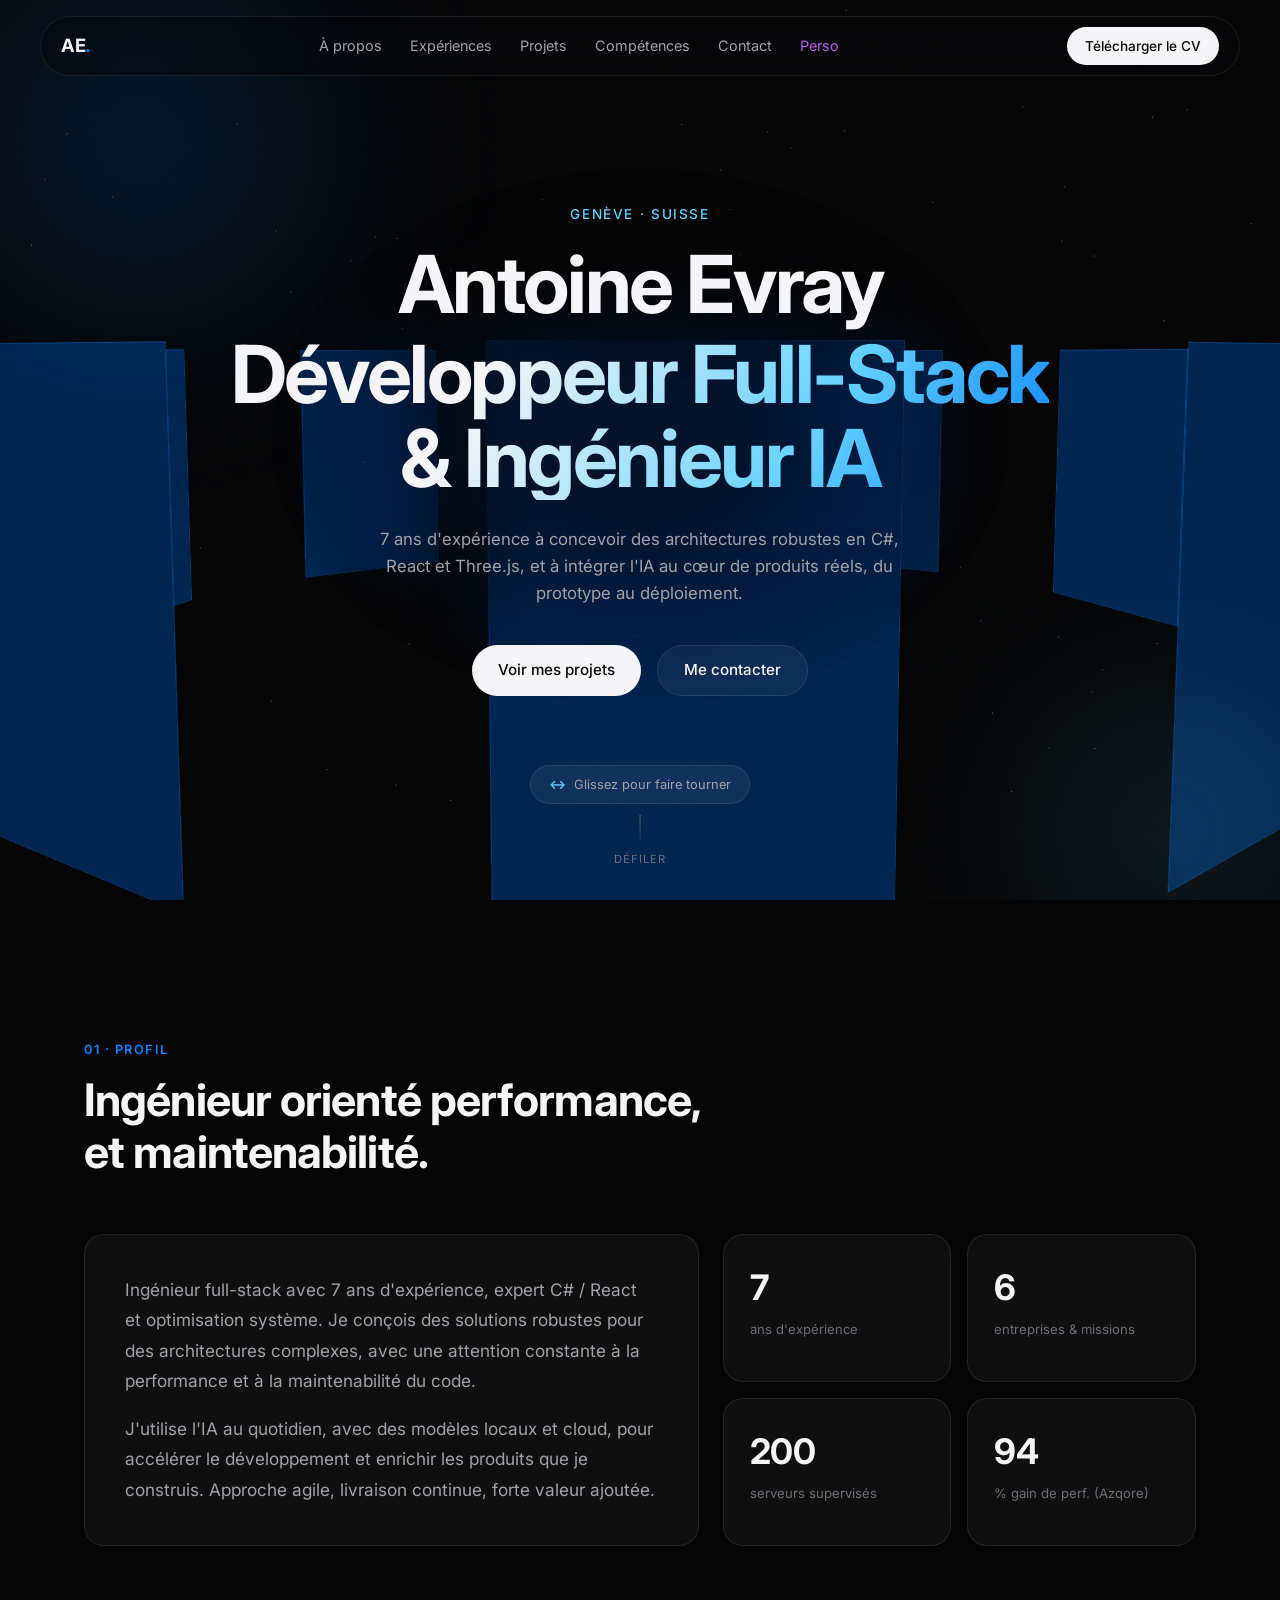
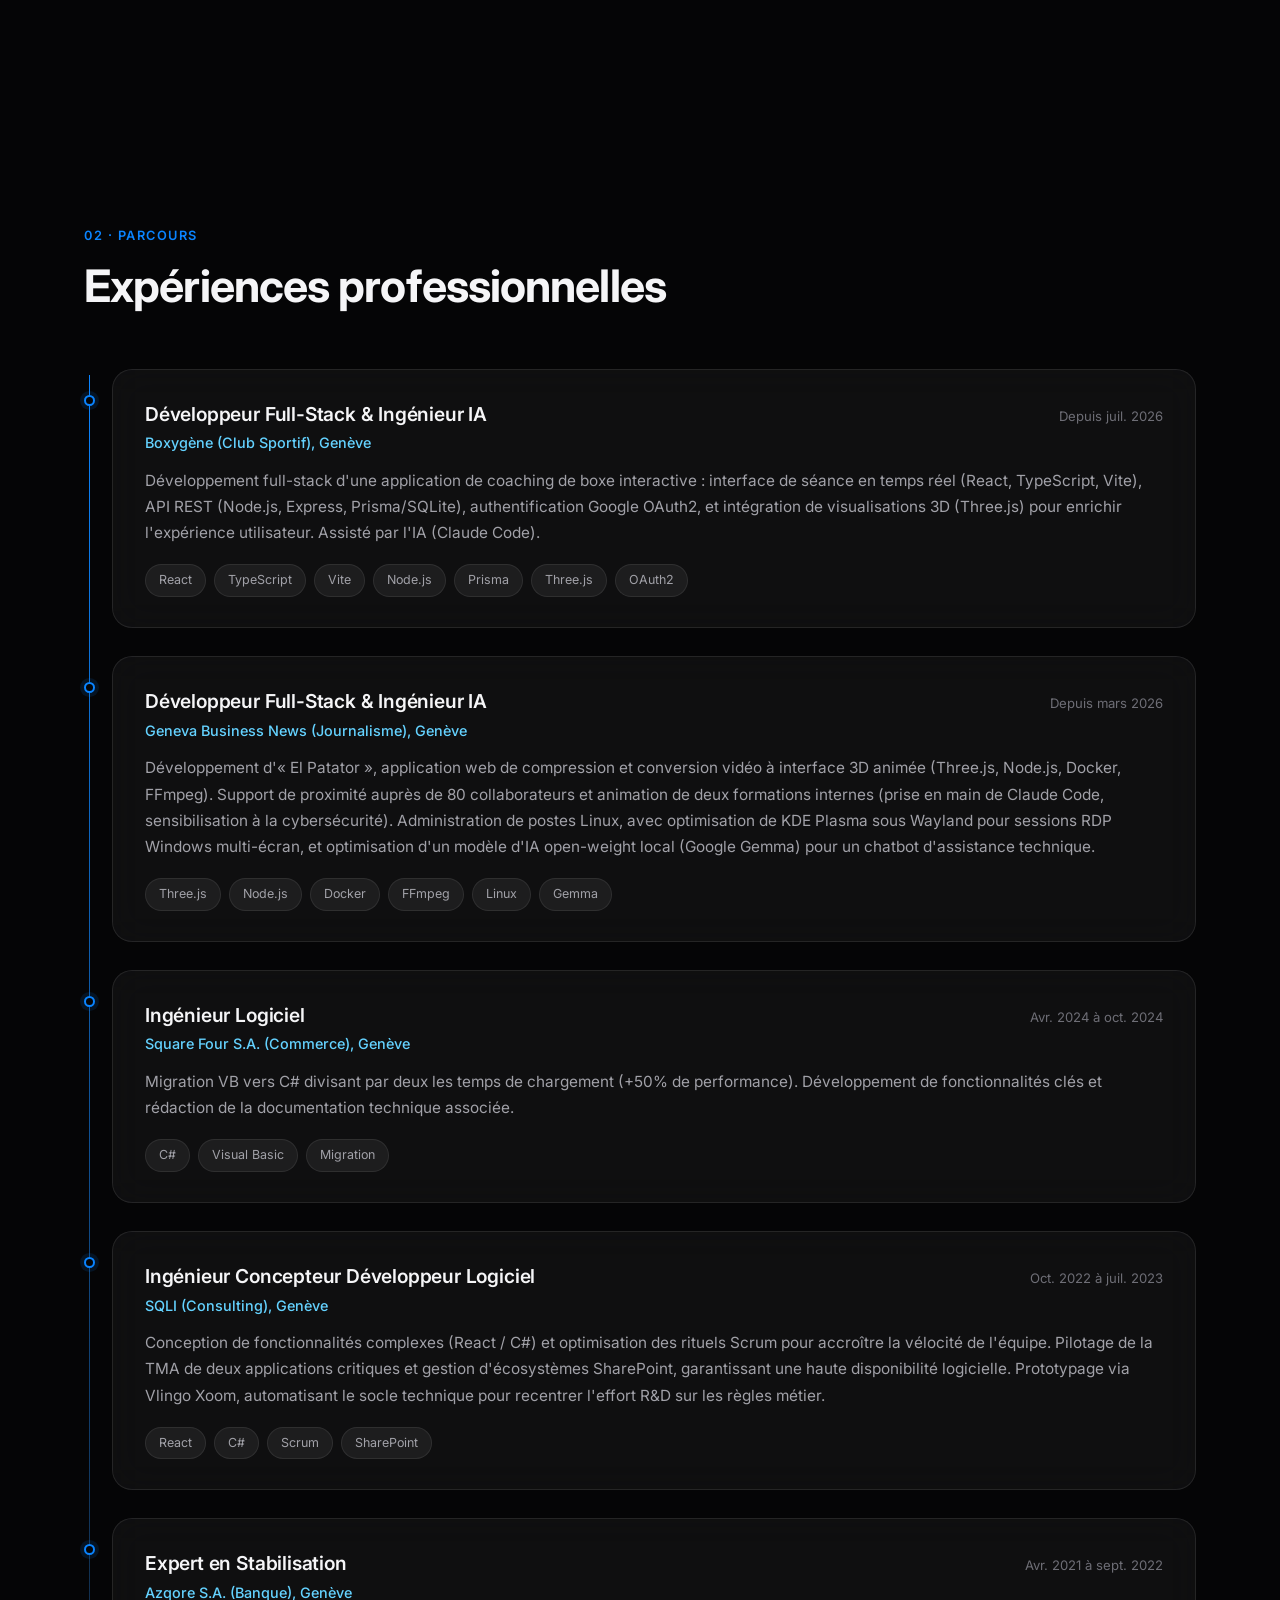
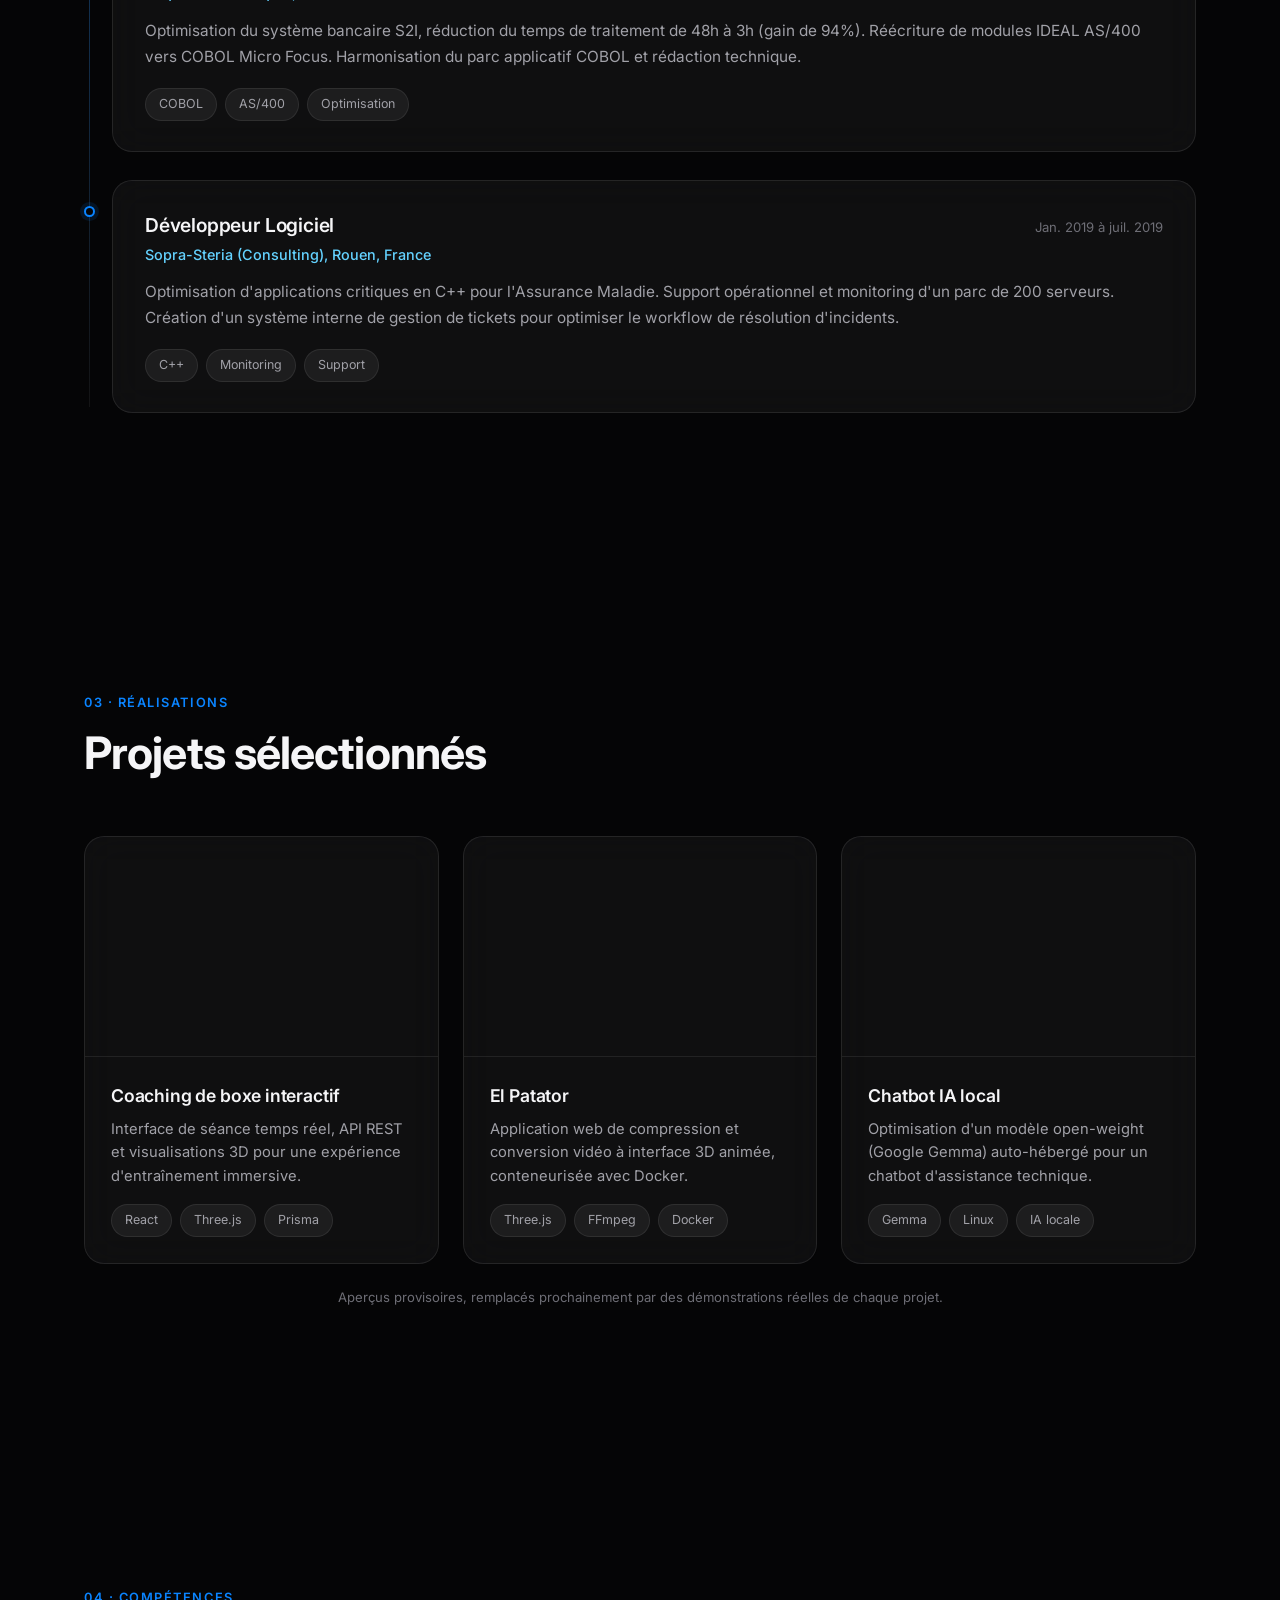
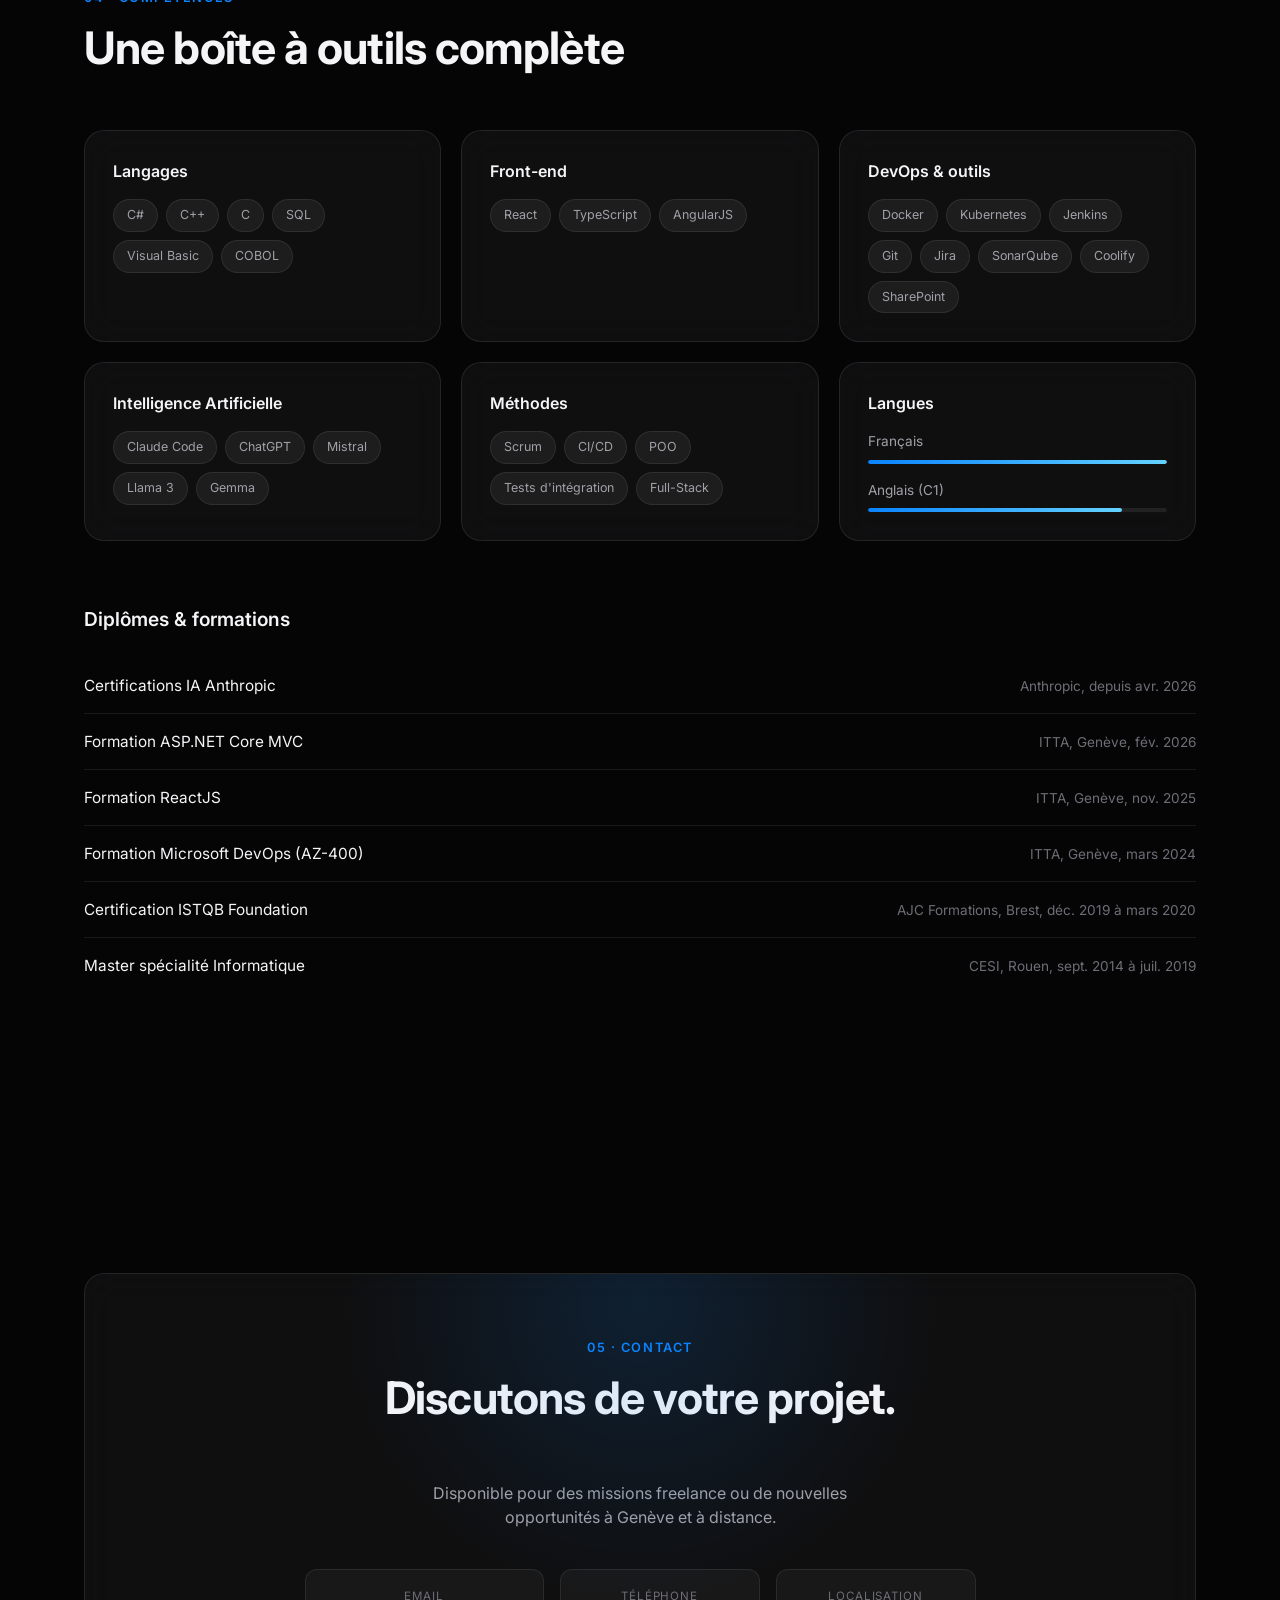
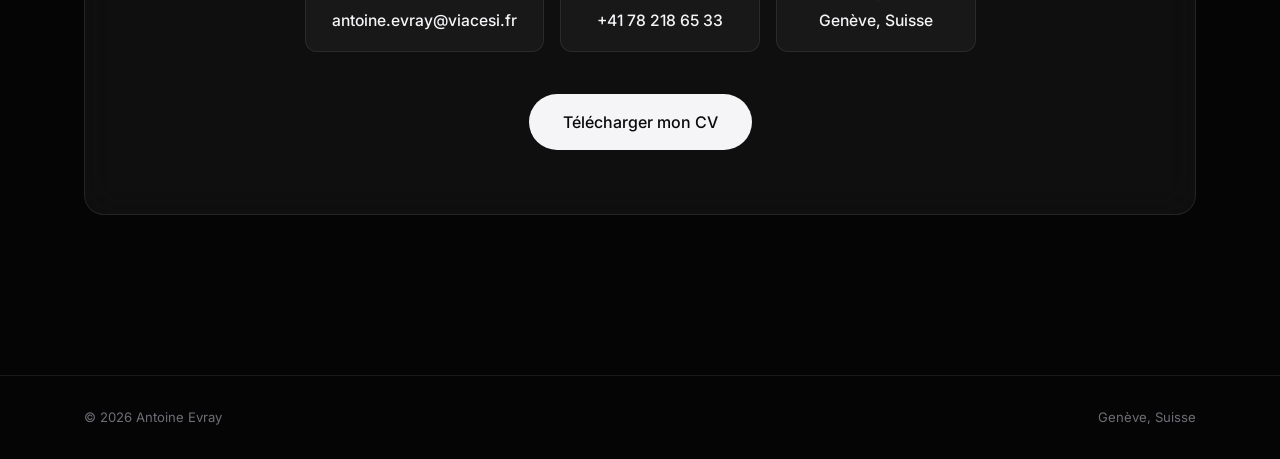
<file: index.html>
<!DOCTYPE html>
<html lang="fr">
<head>
<meta charset="UTF-8" />
<meta name="viewport" content="width=device-width, initial-scale=1.0" />
<title>Antoine Evray · Développeur Full-Stack &amp; Ingénieur IA</title>
<meta name="description" content="Antoine Evray, développeur full-stack et ingénieur IA à Genève. Expert C#, React, Three.js et solutions IA locales et cloud." />
<link rel="icon" href="data:image/svg+xml,<svg xmlns=%22http://www.w3.org/2000/svg%22 viewBox=%220 0 100 100%22><rect width=%22100%22 height=%22100%22 rx=%2220%22 fill=%22%230a0a0d%22/><text x=%2250%22 y=%2268%22 font-size=%2260%22 text-anchor=%22middle%22 fill=%22%230a84ff%22 font-family=%22-apple-system,Helvetica,Arial%22>A</text></svg>" />
<link rel="preconnect" href="https://fonts.googleapis.com">
<link rel="preconnect" href="https://fonts.gstatic.com" crossorigin>
<link href="https://fonts.googleapis.com/css2?family=Inter:wght@300;400;500;600;700;800&display=swap" rel="stylesheet">
<link rel="stylesheet" href="css/style.css" />
</head>
<body>

<div class="grain-overlay" aria-hidden="true"></div>
<div class="cursor-glow" id="cursorGlow" aria-hidden="true"></div>

<header class="nav" id="nav">
  <div class="nav-inner">
    <a href="#hero" class="nav-logo">AE<span class="dot">.</span></a>
    <nav class="nav-links">
      <a href="#apropos">À propos</a>
      <a href="#experiences">Expériences</a>
      <a href="#projets">Projets</a>
      <a href="#competences">Compétences</a>
      <a href="#contact">Contact</a>
      <a href="personal.html" class="nav-link-personal">Perso</a>
    </nav>
    <a href="assets/cv/CV_Antoine_Evray.pdf" download class="nav-cta">Télécharger le CV</a>
    <button class="nav-burger" id="navBurger" aria-label="Menu" aria-expanded="false">
      <span></span><span></span><span></span>
    </button>
  </div>
  <div class="nav-mobile" id="navMobile">
    <a href="#apropos">À propos</a>
    <a href="#experiences">Expériences</a>
    <a href="#projets">Projets</a>
    <a href="#competences">Compétences</a>
    <a href="#contact">Contact</a>
    <a href="personal.html" class="nav-link-personal">Perso ↗</a>
    <a href="assets/cv/CV_Antoine_Evray.pdf" download class="nav-cta-mobile">Télécharger le CV</a>
  </div>
</header>

<main>

  <!-- HERO -->
  <section class="hero" id="hero">
    <div class="hero-canvas-wrap">
      <canvas id="heroCanvas"></canvas>
    </div>
    <div class="hero-glow hero-glow-1"></div>
    <div class="hero-glow hero-glow-2"></div>
    <div class="hero-scrim" aria-hidden="true"></div>

    <div class="hero-content">
      <p class="hero-kicker">Genève · Suisse</p>
      <h1 class="hero-title">
        <span class="hero-title-line">Antoine Evray</span>
        <span class="hero-title-line hero-title-accent">Développeur Full-Stack<br/>&amp; Ingénieur IA</span>
      </h1>
      <p class="hero-sub">
        7 ans d'expérience à concevoir des architectures robustes en C#, React et Three.js,
        et à intégrer l'IA au cœur de produits réels, du prototype au déploiement.
      </p>
      <div class="hero-actions">
        <a href="#projets" class="btn btn-primary">Voir mes projets</a>
        <a href="#contact" class="btn btn-ghost">Me contacter</a>
      </div>
    </div>

    <div class="hero-drag-hint" id="dragHint">
      <span class="hero-drag-hint-icon">↔</span> Glissez pour faire tourner
    </div>

    <div class="scroll-hint" aria-hidden="true">
      <span></span>
      <p>Défiler</p>
    </div>
  </section>

  <!-- A PROPOS -->
  <section class="section" id="apropos">
    <div class="container">
      <p class="section-kicker">01 · Profil</p>
      <h2 class="section-title">Ingénieur orienté performance,<br/>et maintenabilité.</h2>
      <div class="about-grid">
        <div class="about-text glass">
          <p>
            Ingénieur full-stack avec 7 ans d'expérience, expert C# / React et optimisation système.
            Je conçois des solutions robustes pour des architectures complexes, avec une attention
            constante à la performance et à la maintenabilité du code.
          </p>
          <p>
            J'utilise l'IA au quotidien, avec des modèles locaux et cloud, pour accélérer le
            développement et enrichir les produits que je construis. Approche agile, livraison
            continue, forte valeur ajoutée.
          </p>
        </div>
        <div class="about-stats">
          <div class="stat glass">
            <span class="stat-number" data-count="7">0</span>
            <span class="stat-label">ans d'expérience</span>
          </div>
          <div class="stat glass">
            <span class="stat-number" data-count="6">0</span>
            <span class="stat-label">entreprises &amp; missions</span>
          </div>
          <div class="stat glass">
            <span class="stat-number" data-count="200">0</span>
            <span class="stat-label">serveurs supervisés</span>
          </div>
          <div class="stat glass">
            <span class="stat-number" data-count="94">0</span>
            <span class="stat-label">% gain de perf. (Azqore)</span>
          </div>
        </div>
      </div>
    </div>
  </section>

  <!-- EXPERIENCES -->
  <section class="section" id="experiences">
    <div class="container">
      <p class="section-kicker">02 · Parcours</p>
      <h2 class="section-title">Expériences professionnelles</h2>

      <div class="timeline">

        <article class="timeline-item">
          <div class="timeline-dot"></div>
          <div class="timeline-card glass">
            <div class="timeline-head">
              <h3>Développeur Full-Stack &amp; Ingénieur IA</h3>
              <span class="timeline-date">Depuis juil. 2026</span>
            </div>
            <p class="timeline-org">Boxygène (Club Sportif), Genève</p>
            <p class="timeline-desc">
              Développement full-stack d'une application de coaching de boxe interactive :
              interface de séance en temps réel (React, TypeScript, Vite), API REST (Node.js,
              Express, Prisma/SQLite), authentification Google OAuth2, et intégration de
              visualisations 3D (Three.js) pour enrichir l'expérience utilisateur. Assisté par
              l'IA (Claude Code).
            </p>
            <div class="tag-row">
              <span class="tag">React</span><span class="tag">TypeScript</span>
              <span class="tag">Vite</span><span class="tag">Node.js</span>
              <span class="tag">Prisma</span><span class="tag">Three.js</span>
              <span class="tag">OAuth2</span>
            </div>
          </div>
        </article>

        <article class="timeline-item">
          <div class="timeline-dot"></div>
          <div class="timeline-card glass">
            <div class="timeline-head">
              <h3>Développeur Full-Stack &amp; Ingénieur IA</h3>
              <span class="timeline-date">Depuis mars 2026</span>
            </div>
            <p class="timeline-org">Geneva Business News (Journalisme), Genève</p>
            <p class="timeline-desc">
              Développement d'« El Patator », application web de compression et conversion vidéo
              à interface 3D animée (Three.js, Node.js, Docker, FFmpeg). Support de proximité
              auprès de 80 collaborateurs et animation de deux formations internes (prise en main
              de Claude Code, sensibilisation à la cybersécurité). Administration de postes Linux, avec
              optimisation de KDE Plasma sous Wayland pour sessions RDP Windows multi-écran,
              et optimisation d'un modèle d'IA open-weight local (Google Gemma) pour un chatbot
              d'assistance technique.
            </p>
            <div class="tag-row">
              <span class="tag">Three.js</span><span class="tag">Node.js</span>
              <span class="tag">Docker</span><span class="tag">FFmpeg</span>
              <span class="tag">Linux</span><span class="tag">Gemma</span>
            </div>
          </div>
        </article>

        <article class="timeline-item">
          <div class="timeline-dot"></div>
          <div class="timeline-card glass">
            <div class="timeline-head">
              <h3>Ingénieur Logiciel</h3>
              <span class="timeline-date">Avr. 2024 à oct. 2024</span>
            </div>
            <p class="timeline-org">Square Four S.A. (Commerce), Genève</p>
            <p class="timeline-desc">
              Migration VB vers C# divisant par deux les temps de chargement (+50% de performance).
              Développement de fonctionnalités clés et rédaction de la documentation technique
              associée.
            </p>
            <div class="tag-row">
              <span class="tag">C#</span><span class="tag">Visual Basic</span>
              <span class="tag">Migration</span>
            </div>
          </div>
        </article>

        <article class="timeline-item">
          <div class="timeline-dot"></div>
          <div class="timeline-card glass">
            <div class="timeline-head">
              <h3>Ingénieur Concepteur Développeur Logiciel</h3>
              <span class="timeline-date">Oct. 2022 à juil. 2023</span>
            </div>
            <p class="timeline-org">SQLI (Consulting), Genève</p>
            <p class="timeline-desc">
              Conception de fonctionnalités complexes (React / C#) et optimisation des rituels
              Scrum pour accroître la vélocité de l'équipe. Pilotage de la TMA de deux applications
              critiques et gestion d'écosystèmes SharePoint, garantissant une haute disponibilité
              logicielle. Prototypage via Vlingo Xoom, automatisant le socle technique pour
              recentrer l'effort R&amp;D sur les règles métier.
            </p>
            <div class="tag-row">
              <span class="tag">React</span><span class="tag">C#</span>
              <span class="tag">Scrum</span><span class="tag">SharePoint</span>
            </div>
          </div>
        </article>

        <article class="timeline-item">
          <div class="timeline-dot"></div>
          <div class="timeline-card glass">
            <div class="timeline-head">
              <h3>Expert en Stabilisation</h3>
              <span class="timeline-date">Avr. 2021 à sept. 2022</span>
            </div>
            <p class="timeline-org">Azqore S.A. (Banque), Genève</p>
            <p class="timeline-desc">
              Optimisation du système bancaire S2I, réduction du temps de traitement de 48h à 3h
              (gain de 94%). Réécriture de modules IDEAL AS/400 vers COBOL Micro Focus.
              Harmonisation du parc applicatif COBOL et rédaction technique.
            </p>
            <div class="tag-row">
              <span class="tag">COBOL</span><span class="tag">AS/400</span>
              <span class="tag">Optimisation</span>
            </div>
          </div>
        </article>

        <article class="timeline-item">
          <div class="timeline-dot"></div>
          <div class="timeline-card glass">
            <div class="timeline-head">
              <h3>Développeur Logiciel</h3>
              <span class="timeline-date">Jan. 2019 à juil. 2019</span>
            </div>
            <p class="timeline-org">Sopra-Steria (Consulting), Rouen, France</p>
            <p class="timeline-desc">
              Optimisation d'applications critiques en C++ pour l'Assurance Maladie. Support
              opérationnel et monitoring d'un parc de 200 serveurs. Création d'un système interne
              de gestion de tickets pour optimiser le workflow de résolution d'incidents.
            </p>
            <div class="tag-row">
              <span class="tag">C++</span><span class="tag">Monitoring</span>
              <span class="tag">Support</span>
            </div>
          </div>
        </article>

      </div>
    </div>
  </section>

  <!-- PROJETS -->
  <section class="section" id="projets">
    <div class="container">
      <p class="section-kicker">03 · Réalisations</p>
      <h2 class="section-title">Projets sélectionnés</h2>

      <div class="projects-grid">
        <article class="project-card glass">
          <div class="project-media">
            <video class="project-video" src="assets/videos/clip2_sweep.mp4" autoplay muted loop playsinline></video>
          </div>
          <div class="project-body">
            <h3>Coaching de boxe interactif</h3>
            <p>Interface de séance temps réel, API REST et visualisations 3D pour une expérience d'entraînement immersive.</p>
            <div class="tag-row">
              <span class="tag">React</span><span class="tag">Three.js</span><span class="tag">Prisma</span>
            </div>
          </div>
        </article>

        <article class="project-card glass">
          <div class="project-media">
            <video class="project-video" src="assets/videos/clip3_rings.mp4" autoplay muted loop playsinline></video>
          </div>
          <div class="project-body">
            <h3>El Patator</h3>
            <p>Application web de compression et conversion vidéo à interface 3D animée, conteneurisée avec Docker.</p>
            <div class="tag-row">
              <span class="tag">Three.js</span><span class="tag">FFmpeg</span><span class="tag">Docker</span>
            </div>
          </div>
        </article>

        <article class="project-card glass">
          <div class="project-media">
            <video class="project-video" src="assets/videos/clip1_ondes.mp4" autoplay muted loop playsinline></video>
          </div>
          <div class="project-body">
            <h3>Chatbot IA local</h3>
            <p>Optimisation d'un modèle open-weight (Google Gemma) auto-hébergé pour un chatbot d'assistance technique.</p>
            <div class="tag-row">
              <span class="tag">Gemma</span><span class="tag">Linux</span><span class="tag">IA locale</span>
            </div>
          </div>
        </article>
      </div>
      <p class="project-note">
        Aperçus provisoires, remplacés prochainement par des démonstrations réelles de chaque projet.
      </p>
    </div>
  </section>

  <!-- COMPETENCES -->
  <section class="section" id="competences">
    <div class="container">
      <p class="section-kicker">04 · Compétences</p>
      <h2 class="section-title">Une boîte à outils complète</h2>

      <div class="skills-grid">
        <div class="skill-card glass">
          <h3>Langages</h3>
          <div class="tag-row">
            <span class="tag">C#</span><span class="tag">C++</span><span class="tag">C</span>
            <span class="tag">SQL</span><span class="tag">Visual Basic</span><span class="tag">COBOL</span>
          </div>
        </div>
        <div class="skill-card glass">
          <h3>Front-end</h3>
          <div class="tag-row">
            <span class="tag">React</span><span class="tag">TypeScript</span><span class="tag">AngularJS</span>
          </div>
        </div>
        <div class="skill-card glass">
          <h3>DevOps &amp; outils</h3>
          <div class="tag-row">
            <span class="tag">Docker</span><span class="tag">Kubernetes</span><span class="tag">Jenkins</span>
            <span class="tag">Git</span><span class="tag">Jira</span><span class="tag">SonarQube</span>
            <span class="tag">Coolify</span><span class="tag">SharePoint</span>
          </div>
        </div>
        <div class="skill-card glass">
          <h3>Intelligence Artificielle</h3>
          <div class="tag-row">
            <span class="tag">Claude Code</span><span class="tag">ChatGPT</span><span class="tag">Mistral</span>
            <span class="tag">Llama 3</span><span class="tag">Gemma</span>
          </div>
        </div>
        <div class="skill-card glass">
          <h3>Méthodes</h3>
          <div class="tag-row">
            <span class="tag">Scrum</span><span class="tag">CI/CD</span><span class="tag">POO</span>
            <span class="tag">Tests d'intégration</span><span class="tag">Full-Stack</span>
          </div>
        </div>
        <div class="skill-card glass">
          <h3>Langues</h3>
          <div class="lang-row">
            <div class="lang-item">
              <span>Français</span>
              <div class="lang-bar"><div class="lang-fill" style="width:100%"></div></div>
            </div>
            <div class="lang-item">
              <span>Anglais (C1)</span>
              <div class="lang-bar"><div class="lang-fill" style="width:85%"></div></div>
            </div>
          </div>
        </div>
      </div>

      <div class="formations">
        <h3 class="formations-title">Diplômes &amp; formations</h3>
        <ul class="formations-list">
          <li><span class="f-name">Certifications IA Anthropic</span><span class="f-org">Anthropic, depuis avr. 2026</span></li>
          <li><span class="f-name">Formation ASP.NET Core MVC</span><span class="f-org">ITTA, Genève, fév. 2026</span></li>
          <li><span class="f-name">Formation ReactJS</span><span class="f-org">ITTA, Genève, nov. 2025</span></li>
          <li><span class="f-name">Formation Microsoft DevOps (AZ-400)</span><span class="f-org">ITTA, Genève, mars 2024</span></li>
          <li><span class="f-name">Certification ISTQB Foundation</span><span class="f-org">AJC Formations, Brest, déc. 2019 à mars 2020</span></li>
          <li><span class="f-name">Master spécialité Informatique</span><span class="f-org">CESI, Rouen, sept. 2014 à juil. 2019</span></li>
        </ul>
      </div>
    </div>
  </section>

  <!-- CONTACT -->
  <section class="section section-contact" id="contact">
    <div class="container">
      <div class="contact-box glass">
        <p class="section-kicker">05 · Contact</p>
        <h2 class="section-title">Discutons de votre projet.</h2>
        <p class="contact-sub">Disponible pour des missions freelance ou de nouvelles opportunités à Genève et à distance.</p>
        <div class="contact-links">
          <a href="mailto:antoine.evray@viacesi.fr" class="contact-link">
            <span class="contact-label">Email</span>
            <span class="contact-value">antoine.evray@viacesi.fr</span>
          </a>
          <a href="tel:+41782186533" class="contact-link">
            <span class="contact-label">Téléphone</span>
            <span class="contact-value">+41 78 218 65 33</span>
          </a>
          <div class="contact-link contact-link-static">
            <span class="contact-label">Localisation</span>
            <span class="contact-value">Genève, Suisse</span>
          </div>
        </div>
        <a href="assets/cv/CV_Antoine_Evray.pdf" download class="btn btn-primary btn-lg">Télécharger mon CV</a>
      </div>
    </div>
  </section>

</main>

<footer class="footer">
  <div class="container footer-inner">
    <span>© 2026 Antoine Evray</span>
    <span>Genève, Suisse</span>
  </div>
</footer>

<script type="importmap">
{
  "imports": {
    "three": "./vendor/three/three.module.js"
  }
}
</script>
<script type="module" src="js/main.js"></script>
</body>
</html>
</file>
<file: css/style.css>
/* ===== Reset & tokens ===== */
:root {
  --bg: #050506;
  --bg-elev: #0b0b0e;
  --text: #f5f5f7;
  --text-dim: #a1a1a8;
  --text-faint: #6e6e76;
  --accent: #0a84ff;
  --accent-2: #64d2ff;
  --accent-soft: rgba(10, 132, 255, 0.16);
  --border: rgba(255, 255, 255, 0.08);
  --glass-bg: rgba(255, 255, 255, 0.045);
  --glass-border: rgba(255, 255, 255, 0.09);
  --glass-blur: 18px;
  --radius: 20px;
  --radius-sm: 12px;
  --ease: cubic-bezier(0.16, 1, 0.3, 1);
  --font: "Inter", -apple-system, BlinkMacSystemFont, "SF Pro Display", "Segoe UI", Roboto, Helvetica, Arial, sans-serif;
}

* { margin: 0; padding: 0; box-sizing: border-box; }
[hidden] { display: none !important; }
.icon-hidden { display: none !important; }

html { scroll-behavior: smooth; }

body {
  background: var(--bg);
  color: var(--text);
  font-family: var(--font);
  font-weight: 400;
  line-height: 1.5;
  overflow-x: hidden;
  -webkit-font-smoothing: antialiased;
}

a { color: inherit; text-decoration: none; }
ul { list-style: none; }
img, video { max-width: 100%; display: block; }

::selection { background: var(--accent); color: #fff; }

/* subtle grain for depth (Apple-esque texture, not flat) */
.grain-overlay {
  position: fixed; inset: 0; pointer-events: none; z-index: 9999;
  opacity: 0.025; mix-blend-mode: overlay;
  background-image: url("data:image/svg+xml,%3Csvg xmlns='http://www.w3.org/2000/svg' width='120' height='120'%3E%3Cfilter id='n'%3E%3CfeTurbulence type='fractalNoise' baseFrequency='0.9' numOctaves='2' stitchTiles='stitch'/%3E%3C/filter%3E%3Crect width='100%25' height='100%25' filter='url(%23n)'/%3E%3C/svg%3E");
}

.cursor-glow {
  position: fixed; top: 0; left: 0; width: 480px; height: 480px;
  border-radius: 50%; pointer-events: none; z-index: 1;
  background: radial-gradient(circle, var(--accent-soft) 0%, transparent 70%);
  transform: translate(-50%, -50%);
  will-change: transform;
  opacity: 0;
  transition: opacity 0.4s ease;
}
.cursor-glow.active { opacity: 1; }

/* ===== Glass utility ===== */
.glass {
  background: var(--glass-bg);
  border: 1px solid var(--glass-border);
  -webkit-backdrop-filter: blur(var(--glass-blur)) saturate(140%);
  backdrop-filter: blur(var(--glass-blur)) saturate(140%);
  border-radius: var(--radius);
}

/* ===== Nav ===== */
.nav {
  position: fixed; top: 0; left: 0; right: 0; z-index: 100;
  padding: 16px 0;
}
.nav-inner {
  width: min(1200px, calc(100% - 32px)); margin: 0 auto; padding: 10px 20px;
  display: flex; align-items: center; justify-content: space-between;
  background: rgba(8, 8, 10, 0.55);
  border: 1px solid var(--border);
  border-radius: 100px;
  -webkit-backdrop-filter: blur(20px) saturate(160%);
  backdrop-filter: blur(20px) saturate(160%);
  transition: background 0.3s var(--ease), border-color 0.3s var(--ease);
}
.nav-logo {
  font-weight: 700; font-size: 1.15rem; letter-spacing: -0.02em;
}
.nav-logo .dot { color: var(--accent); }
.nav-links { display: flex; gap: 28px; }
.nav-links a {
  font-size: 0.9rem; color: var(--text-dim);
  transition: color 0.2s var(--ease);
  position: relative;
}
.nav-links a:hover { color: var(--text); }
.nav-link-personal { color: #bf5af2 !important; }
.nav-link-personal:hover { color: #e2a6ff !important; }
.nav-cta {
  font-size: 0.85rem; font-weight: 500; padding: 9px 18px;
  border-radius: 100px; background: var(--text); color: #0a0a0a;
  transition: transform 0.2s var(--ease), background 0.2s var(--ease);
  white-space: nowrap;
}
.nav-cta:hover { background: var(--accent-2); transform: translateY(-1px); }
.nav-burger {
  display: none; flex-direction: column; gap: 4px; width: 22px;
  background: none; border: none; cursor: pointer; padding: 4px;
}
.nav-burger span { width: 100%; height: 1.5px; background: var(--text); border-radius: 2px; transition: 0.25s var(--ease); }
.nav-mobile {
  display: none;
  flex-direction: column; gap: 4px;
  margin: 8px 16px 0; padding: 14px 18px;
  background: rgba(10, 10, 12, 0.85);
  border: 1px solid var(--border); border-radius: 20px;
  -webkit-backdrop-filter: blur(24px); backdrop-filter: blur(24px);
}
.nav-mobile a { padding: 10px 4px; color: var(--text-dim); font-size: 0.95rem; }
.nav-mobile.open { display: flex; }
.nav-cta-mobile {
  color: #0a0a0a; font-weight: 600; margin-top: 6px;
  text-align: center; padding: 12px 18px; border-radius: 100px;
  background: var(--text);
}

@media (max-width: 780px) {
  .nav-links, .nav-cta { display: none; }
  .nav-burger { display: flex; }
}

/* ===== Hero ===== */
.hero {
  position: relative;
  height: 100vh; min-height: 640px;
  display: flex; align-items: center; justify-content: center;
  overflow: hidden;
}
.hero-canvas-wrap {
  position: absolute; inset: 0; z-index: 0;
}
#heroCanvas { width: 100%; height: 100%; display: block; }

.hero-glow {
  position: absolute; border-radius: 50%; filter: blur(80px);
  pointer-events: none; z-index: 0;
}
.hero-glow-1 {
  width: 520px; height: 520px; top: -120px; left: -120px;
  background: radial-gradient(circle, rgba(10,132,255,0.22), transparent 70%);
}
.hero-glow-2 {
  width: 420px; height: 420px; bottom: -140px; right: -100px;
  background: radial-gradient(circle, rgba(100,210,255,0.16), transparent 70%);
}

/* frosted glass scrim: blurs the video cylinder behind the headline for legibility */
.hero-scrim {
  position: absolute; z-index: 1;
  left: 50%; top: 50%; transform: translate(-50%, -50%);
  width: min(880px, 92vw); height: min(78vh, 640px);
  border-radius: 40px;
  background: linear-gradient(180deg, rgba(5,5,6,0.5), rgba(5,5,6,0.65));
  -webkit-backdrop-filter: blur(38px) saturate(130%);
  backdrop-filter: blur(38px) saturate(130%);
  -webkit-mask-image: radial-gradient(ellipse 42% 42% at 50% 48%, black 25%, transparent 100%);
  mask-image: radial-gradient(ellipse 42% 42% at 50% 48%, black 25%, transparent 100%);
}

.hero-content {
  position: relative; z-index: 2;
  text-align: center; padding: 0 24px;
  max-width: 900px;
  pointer-events: none;
}
.hero-kicker {
  color: var(--accent-2); font-size: 0.85rem; letter-spacing: 0.12em;
  text-transform: uppercase; margin-bottom: 18px; font-weight: 500;
  opacity: 0; transform: translateY(10px);
  animation: rise 0.8s var(--ease) 0.1s forwards;
}
.hero-title {
  font-size: clamp(2.4rem, 6.5vw, 5rem);
  font-weight: 700; letter-spacing: -0.03em; line-height: 1.05;
}
.hero-title-line {
  display: block;
  opacity: 0; transform: translateY(24px);
  animation: rise 0.9s var(--ease) 0.25s forwards;
}
.hero-title-accent {
  background: linear-gradient(120deg, var(--text) 30%, var(--accent-2) 70%, var(--accent) 100%);
  -webkit-background-clip: text; background-clip: text; color: transparent;
  margin-top: 6px;
  animation: rise 0.9s var(--ease) 0.4s forwards;
}
.hero-sub {
  margin: 26px auto 0; max-width: 560px;
  color: var(--text-dim); font-size: 1.05rem; line-height: 1.6;
  opacity: 0; transform: translateY(16px);
  animation: rise 0.9s var(--ease) 0.55s forwards;
}
.hero-actions {
  margin-top: 38px; display: flex; gap: 16px; justify-content: center;
  pointer-events: auto;
  opacity: 0; transform: translateY(16px);
  animation: rise 0.9s var(--ease) 0.7s forwards;
}

@keyframes rise { to { opacity: 1; transform: translateY(0); } }
@keyframes riseCentered { from { opacity: 0; transform: translate(-50%, 16px); } to { opacity: 1; transform: translate(-50%, 0); } }

.btn {
  display: inline-flex; align-items: center; justify-content: center;
  padding: 13px 26px; border-radius: 100px; font-size: 0.95rem; font-weight: 500;
  transition: transform 0.25s var(--ease), background 0.25s var(--ease), border-color 0.25s var(--ease);
}
.btn-primary { background: var(--text); color: #0a0a0a; }
.btn-primary:hover { transform: translateY(-2px); background: var(--accent-2); }
.btn-ghost {
  background: rgba(255,255,255,0.05); color: var(--text);
  border: 1px solid var(--glass-border);
  -webkit-backdrop-filter: blur(10px); backdrop-filter: blur(10px);
}
.btn-ghost:hover { transform: translateY(-2px); border-color: rgba(255,255,255,0.25); }
.btn-lg { padding: 16px 34px; font-size: 1rem; margin-top: 34px; }

.hero-drag-hint {
  position: absolute; bottom: 96px; left: 50%; transform: translateX(-50%);
  z-index: 2; display: flex; align-items: center; gap: 8px;
  padding: 9px 18px; border-radius: 100px;
  background: rgba(255,255,255,0.06); border: 1px solid var(--glass-border);
  -webkit-backdrop-filter: blur(12px); backdrop-filter: blur(12px);
  font-size: 0.8rem; color: var(--text-dim); white-space: nowrap;
  pointer-events: none;
  opacity: 0; animation: riseCentered 0.9s var(--ease) 1.1s forwards, hintPulse 2.4s ease-in-out 2s infinite;
  transition: opacity 0.5s var(--ease);
}
.hero-drag-hint.hidden { opacity: 0 !important; animation: none; }
.hero-drag-hint-icon { color: var(--accent-2); font-weight: 600; }
@keyframes hintPulse { 0%, 100% { opacity: 0.75; } 50% { opacity: 1; } }

.scroll-hint {
  position: absolute; bottom: 32px; left: 50%; transform: translateX(-50%);
  z-index: 2; display: flex; flex-direction: column; align-items: center; gap: 8px;
  opacity: 0; animation: riseCentered 0.9s var(--ease) 1s forwards;
}
.scroll-hint span {
  width: 1px; height: 28px; background: linear-gradient(to bottom, var(--text-faint), transparent);
  animation: scrollLine 1.8s ease-in-out infinite;
}
.scroll-hint p { font-size: 0.7rem; color: var(--text-faint); letter-spacing: 0.1em; text-transform: uppercase; }
@keyframes scrollLine { 0%,100% { transform: scaleY(1); opacity: 0.6; } 50% { transform: scaleY(0.5); opacity: 1; } }

/* ===== Sections ===== */
.section { padding: 140px 0; position: relative; }
.container { max-width: 1160px; margin: 0 auto; padding: 0 24px; }

.section-kicker {
  color: var(--accent); font-size: 0.8rem; font-weight: 600;
  letter-spacing: 0.12em; text-transform: uppercase; margin-bottom: 16px;
}
.section-title {
  font-size: clamp(1.8rem, 4vw, 2.8rem); font-weight: 700;
  letter-spacing: -0.02em; line-height: 1.15; margin-bottom: 56px;
  max-width: 800px;
}

.reveal { opacity: 0; transform: translateY(28px); transition: opacity 0.8s var(--ease), transform 0.8s var(--ease); }
.reveal.in-view { opacity: 1; transform: translateY(0); }

/* ===== About ===== */
.about-grid {
  display: grid; grid-template-columns: 1.3fr 1fr; gap: 24px;
}
.about-text {
  padding: 40px; font-size: 1.08rem; color: var(--text-dim); line-height: 1.75;
}
.about-text p + p { margin-top: 18px; }
.about-stats {
  display: grid; grid-template-columns: 1fr 1fr; gap: 16px;
}
.stat {
  padding: 26px; display: flex; flex-direction: column; gap: 6px;
  transition: transform 0.3s var(--ease), border-color 0.3s var(--ease);
}
.stat:hover { transform: translateY(-4px); border-color: rgba(10,132,255,0.35); }
.stat-number { font-size: 2.2rem; font-weight: 700; color: var(--text); letter-spacing: -0.02em; }
.stat-label { font-size: 0.82rem; color: var(--text-faint); }

@media (max-width: 860px) {
  .about-grid { grid-template-columns: 1fr; }
}

/* ===== Timeline ===== */
.timeline { position: relative; padding-left: 28px; }
.timeline::before {
  content: ""; position: absolute; left: 5px; top: 6px; bottom: 6px; width: 1px;
  background: linear-gradient(to bottom, var(--accent), rgba(255,255,255,0.06));
}
.timeline-item { position: relative; margin-bottom: 28px; }
.timeline-item:last-child { margin-bottom: 0; }
.timeline-dot {
  position: absolute; left: -28px; top: 26px; width: 11px; height: 11px;
  border-radius: 50%; background: var(--bg); border: 2px solid var(--accent);
  box-shadow: 0 0 0 4px rgba(10,132,255,0.12);
}
.timeline-card { padding: 30px 32px; transition: border-color 0.3s var(--ease), transform 0.3s var(--ease); }
.timeline-card:hover { border-color: rgba(10,132,255,0.3); transform: translateX(4px); }
.timeline-head {
  display: flex; flex-wrap: wrap; align-items: baseline; justify-content: space-between; gap: 8px;
  margin-bottom: 4px;
}
.timeline-head h3 { font-size: 1.2rem; font-weight: 600; letter-spacing: -0.01em; }
.timeline-date { font-size: 0.82rem; color: var(--text-faint); white-space: nowrap; }
.timeline-org { color: var(--accent-2); font-size: 0.9rem; margin-bottom: 14px; font-weight: 500; }
.timeline-desc { color: var(--text-dim); font-size: 0.96rem; line-height: 1.7; margin-bottom: 18px; }

.tag-row { display: flex; flex-wrap: wrap; gap: 8px; }
.tag {
  font-size: 0.78rem; padding: 6px 13px; border-radius: 100px;
  background: rgba(255,255,255,0.06); border: 1px solid var(--border);
  color: var(--text-dim);
}

/* ===== Projects ===== */
.projects-grid {
  display: grid; grid-template-columns: repeat(3, 1fr); gap: 24px;
}
.project-card { overflow: hidden; transition: transform 0.35s var(--ease), border-color 0.35s var(--ease); }
.project-card:hover { transform: translateY(-6px); border-color: rgba(10,132,255,0.35); }
.project-media {
  position: relative; aspect-ratio: 16/10; overflow: hidden;
  border-bottom: 1px solid var(--border);
}
.project-video { width: 100%; height: 100%; object-fit: cover; }
.project-body { padding: 26px; }
.project-body h3 { font-size: 1.1rem; font-weight: 600; margin-bottom: 8px; letter-spacing: -0.01em; }
.project-body p { color: var(--text-dim); font-size: 0.92rem; line-height: 1.6; margin-bottom: 16px; }
.project-note { margin-top: 24px; font-size: 0.82rem; color: var(--text-faint); text-align: center; }

@media (max-width: 900px) {
  .projects-grid { grid-template-columns: 1fr; }
}

/* ===== Skills ===== */
.skills-grid {
  display: grid; grid-template-columns: repeat(3, 1fr); gap: 20px; margin-bottom: 64px;
}
.skill-card { padding: 28px; transition: transform 0.3s var(--ease), border-color 0.3s var(--ease); }
.skill-card:hover { transform: translateY(-4px); border-color: rgba(10,132,255,0.3); }
.skill-card h3 { font-size: 1rem; font-weight: 600; margin-bottom: 16px; color: var(--text); }

.lang-row { display: flex; flex-direction: column; gap: 16px; }
.lang-item span { font-size: 0.85rem; color: var(--text-dim); margin-bottom: 8px; display: block; }
.lang-bar { height: 4px; border-radius: 4px; background: rgba(255,255,255,0.08); overflow: hidden; }
.lang-fill { height: 100%; background: linear-gradient(90deg, var(--accent), var(--accent-2)); border-radius: 4px; }

@media (max-width: 900px) {
  .skills-grid { grid-template-columns: 1fr 1fr; }
}
@media (max-width: 600px) {
  .skills-grid { grid-template-columns: 1fr; }
}

.formations-title { font-size: 1.2rem; font-weight: 600; margin-bottom: 24px; }
.formations-list { display: flex; flex-direction: column; }
.formations-list li {
  display: flex; justify-content: space-between; align-items: baseline; gap: 16px;
  padding: 16px 0; border-bottom: 1px solid var(--border); flex-wrap: wrap;
}
.formations-list li:last-child { border-bottom: none; }
.f-name { font-size: 0.96rem; color: var(--text); }
.f-org { font-size: 0.85rem; color: var(--text-faint); white-space: nowrap; }

/* ===== Contact ===== */
.section-contact { padding-bottom: 160px; }
.contact-box {
  padding: 64px; text-align: center; position: relative; overflow: hidden;
}
.contact-box::before {
  content: ""; position: absolute; top: -50%; left: 50%; width: 600px; height: 600px;
  background: radial-gradient(circle, rgba(10,132,255,0.14), transparent 70%);
  transform: translateX(-50%); pointer-events: none;
}
.contact-box .section-kicker, .contact-box .section-title { margin-left: auto; margin-right: auto; }
.contact-sub { color: var(--text-dim); max-width: 480px; margin: 0 auto 40px; font-size: 1rem; }
.contact-links {
  display: flex; justify-content: center; gap: 16px; flex-wrap: wrap; margin-bottom: 8px;
  position: relative; z-index: 1;
}
.contact-link {
  display: flex; flex-direction: column; gap: 4px; padding: 18px 26px;
  border-radius: var(--radius-sm); background: rgba(255,255,255,0.04);
  border: 1px solid var(--border); min-width: 200px;
  transition: border-color 0.25s var(--ease), transform 0.25s var(--ease);
}
.contact-link:hover { border-color: rgba(10,132,255,0.4); transform: translateY(-3px); }
.contact-label { font-size: 0.72rem; color: var(--text-faint); text-transform: uppercase; letter-spacing: 0.08em; }
.contact-value { font-size: 0.98rem; color: var(--text); font-weight: 500; }

@media (max-width: 640px) {
  .contact-box { padding: 40px 24px; }
}

/* ===== Footer ===== */
.footer { padding: 32px 0; border-top: 1px solid var(--border); }
.footer-inner {
  display: flex; justify-content: space-between; font-size: 0.82rem; color: var(--text-faint);
}

@media (max-width: 600px) {
  .section { padding: 90px 0; }
  .footer-inner { flex-direction: column; gap: 6px; text-align: center; }
}

/* ===========================================================
   PERSONAL PAGE (personal.html) — distinct creative accent
   =========================================================== */
body.theme-personal {
  --accent: #bf5af2;
  --accent-2: #ff6482;
  --accent-soft: rgba(191, 90, 242, 0.16);
}

.personal-hero {
  position: relative; overflow: hidden;
  padding: 200px 0 90px;
}
.personal-hero-content { position: relative; z-index: 1; max-width: 760px; }
.personal-hero-title {
  font-size: clamp(2rem, 5vw, 3.2rem); font-weight: 700; letter-spacing: -0.02em;
  line-height: 1.15; margin-top: 16px;
}
.accent-underline {
  background: linear-gradient(120deg, var(--accent-2), var(--accent));
  -webkit-background-clip: text; background-clip: text; color: transparent;
}
.personal-hero-sub { margin: 22px 0 0; text-align: left; max-width: 600px; }

.section-intro {
  color: var(--text-dim); font-size: 1.02rem; max-width: 640px; margin: -32px 0 48px;
  line-height: 1.65;
}

/* ---- Album hero / player ---- */
.album-hero {
  display: grid; grid-template-columns: 280px 1fr; gap: 40px;
  padding: 36px; margin-bottom: 24px;
}
.album-art {
  position: relative; border-radius: 16px; overflow: hidden;
  aspect-ratio: 1; box-shadow: 0 20px 60px rgba(191, 90, 242, 0.18);
}
.album-art img { width: 100%; height: 100%; object-fit: cover; }
.album-play-btn {
  position: absolute; bottom: 14px; right: 14px; width: 52px; height: 52px;
  border-radius: 50%; border: none; cursor: pointer;
  background: rgba(255,255,255,0.92); color: #0a0a0a;
  display: flex; align-items: center; justify-content: center;
  transition: transform 0.25s var(--ease), background 0.25s var(--ease);
  box-shadow: 0 8px 24px rgba(0,0,0,0.4);
}
.album-play-btn:hover { transform: scale(1.08); background: #fff; }
.album-play-btn svg { width: 22px; height: 22px; fill: currentColor; }

.album-info { display: flex; flex-direction: column; justify-content: center; }
.album-eyebrow { color: var(--accent-2); font-size: 0.78rem; text-transform: uppercase; letter-spacing: 0.1em; font-weight: 600; margin-bottom: 8px; }
.album-title { font-size: 1.8rem; font-weight: 700; letter-spacing: -0.01em; margin-bottom: 6px; }
.album-artist { color: var(--text-dim); font-size: 0.95rem; margin-bottom: 16px; }
.album-desc { color: var(--text-dim); font-size: 0.94rem; line-height: 1.65; max-width: 460px; margin-bottom: 26px; }

.player-controls { display: flex; align-items: center; gap: 14px; flex-wrap: wrap; }
.player-btn {
  width: 42px; height: 42px; border-radius: 50%; border: none; cursor: pointer;
  background: var(--text); color: #0a0a0a; flex-shrink: 0;
  display: flex; align-items: center; justify-content: center;
  transition: transform 0.2s var(--ease), background 0.2s var(--ease);
}
.player-btn:hover { transform: scale(1.06); background: var(--accent-2); }
.player-btn svg { width: 18px; height: 18px; fill: currentColor; }
.player-time { font-size: 0.8rem; color: var(--text-faint); min-width: 38px; text-align: center; font-variant-numeric: tabular-nums; }

input[type="range"] {
  -webkit-appearance: none; appearance: none; height: 4px; border-radius: 4px;
  background: rgba(255,255,255,0.12); outline: none; cursor: pointer;
}
input[type="range"]::-webkit-slider-thumb {
  -webkit-appearance: none; width: 13px; height: 13px; border-radius: 50%;
  background: var(--text); cursor: pointer; transition: background 0.2s var(--ease);
}
input[type="range"]::-moz-range-thumb {
  width: 13px; height: 13px; border-radius: 50%; border: none;
  background: var(--text); cursor: pointer;
}
.seek-bar { flex: 1; min-width: 120px; }
.vol-group { display: flex; align-items: center; gap: 8px; }
.icon-vol { width: 18px; height: 18px; fill: var(--text-faint); flex-shrink: 0; }
.vol-bar { width: 90px; }

/* ---- Track list (iTunes-style rows) ---- */
.track-list { padding: 12px 20px; }
.track-row {
  display: grid; grid-template-columns: 26px 44px 1fr auto 40px; align-items: center;
  gap: 16px; padding: 12px 8px; border-radius: 10px;
  transition: background 0.2s var(--ease);
}
.track-row:hover { background: rgba(255,255,255,0.04); }
.track-num { color: var(--text-faint); font-size: 0.85rem; text-align: center; }
.track-thumb { width: 44px; height: 44px; border-radius: 8px; object-fit: cover; }
.track-meta { display: flex; flex-direction: column; gap: 2px; min-width: 0; }
.track-title { font-size: 0.94rem; color: var(--text); font-weight: 500; }
.track-artist { font-size: 0.8rem; color: var(--text-faint); }
.track-duration { color: var(--text-faint); font-size: 0.82rem; font-variant-numeric: tabular-nums; }
.track-play {
  width: 32px; height: 32px; border-radius: 50%; border: none; cursor: pointer;
  background: rgba(255,255,255,0.08); color: var(--text);
  display: flex; align-items: center; justify-content: center;
  transition: background 0.2s var(--ease), transform 0.2s var(--ease);
}
.track-play:hover { background: var(--accent); color: #fff; transform: scale(1.06); }
.track-play svg { width: 13px; height: 13px; fill: currentColor; }
.track-list-note { padding: 14px 8px 6px; font-size: 0.8rem; color: var(--text-faint); }

@media (max-width: 720px) {
  .album-hero { grid-template-columns: 1fr; }
  .album-art { max-width: 240px; }
  .track-row { grid-template-columns: 20px 40px 1fr 32px; }
  .track-duration { display: none; }
}

/* ---- Now-playing bar (Apple Music style, fixed bottom) ---- */
.now-playing-bar {
  position: fixed; left: 0; right: 0; bottom: 0; z-index: 90;
  transform: translateY(100%); transition: transform 0.4s var(--ease);
  background: rgba(8, 8, 10, 0.75);
  border-top: 1px solid var(--border);
  -webkit-backdrop-filter: blur(24px) saturate(160%);
  backdrop-filter: blur(24px) saturate(160%);
}
.now-playing-bar.visible { transform: translateY(0); }
.np-progress { height: 3px; background: rgba(255,255,255,0.08); cursor: pointer; }
.np-progress-fill { height: 100%; width: 0%; background: linear-gradient(90deg, var(--accent), var(--accent-2)); }
.np-inner {
  max-width: 1160px; margin: 0 auto; padding: 10px 24px;
  display: flex; align-items: center; gap: 14px;
}
.np-cover { width: 40px; height: 40px; border-radius: 8px; object-fit: cover; flex-shrink: 0; }
.np-meta { display: flex; flex-direction: column; gap: 1px; min-width: 0; flex: 1; }
.np-title { font-size: 0.88rem; color: var(--text); font-weight: 500; }
.np-artist { font-size: 0.76rem; color: var(--text-faint); }
.np-play-btn {
  width: 36px; height: 36px; border-radius: 50%; border: none; cursor: pointer;
  background: var(--text); color: #0a0a0a; flex-shrink: 0;
  display: flex; align-items: center; justify-content: center;
  transition: transform 0.2s var(--ease);
}
.np-play-btn:hover { transform: scale(1.08); }
.np-play-btn svg { width: 15px; height: 15px; fill: currentColor; }

/* ---- Games grid ---- */
.games-grid {
  display: grid; grid-template-columns: repeat(2, 1fr); gap: 24px; max-width: 760px;
}
.game-card {
  position: relative; aspect-ratio: 3/4; border-radius: var(--radius); overflow: hidden;
  border: 1px solid var(--glass-border); cursor: pointer; padding: 0; background: none;
  transition: transform 0.35s var(--ease), border-color 0.35s var(--ease);
}
.game-card:hover { transform: translateY(-6px); border-color: rgba(191,90,242,0.4); }
.game-cover { width: 100%; height: 100%; object-fit: cover; }
.game-card-overlay {
  position: absolute; left: 0; right: 0; bottom: 0; padding: 20px;
  background: linear-gradient(to top, rgba(0,0,0,0.85), transparent);
  text-align: left;
}
.game-card-title { font-size: 1.2rem; font-weight: 700; color: #fff; letter-spacing: -0.01em; margin-bottom: 4px; }
.game-card-tag { font-size: 0.78rem; color: rgba(255,255,255,0.7); }
.game-card-pegi {
  position: absolute; top: 14px; right: 14px; width: 30px; height: 30px;
  border-radius: 6px; background: #d0021b; color: #fff; font-weight: 700; font-size: 0.85rem;
  display: flex; align-items: center; justify-content: center;
  box-shadow: 0 4px 12px rgba(0,0,0,0.4);
}

@media (max-width: 640px) {
  .games-grid { grid-template-columns: 1fr 1fr; gap: 14px; }
}

/* ---- Game modal ---- */
.game-modal-backdrop {
  position: fixed; inset: 0; z-index: 200;
  background: rgba(3, 3, 5, 0.6);
  -webkit-backdrop-filter: blur(16px); backdrop-filter: blur(16px);
  display: flex; align-items: center; justify-content: center; padding: 24px;
  opacity: 0; visibility: hidden; transition: opacity 0.35s var(--ease);
}
.game-modal-backdrop.open { opacity: 1; visibility: visible; }
.game-modal {
  width: min(560px, 100%); max-height: 88vh; overflow-y: auto;
  border-radius: 24px; transform: scale(0.94) translateY(10px); transition: transform 0.35s var(--ease);
  background: rgba(14, 12, 16, 0.85);
}
.game-modal-backdrop.open .game-modal { transform: scale(1) translateY(0); }
.game-modal-close {
  position: absolute; top: 16px; right: 16px; z-index: 2;
  width: 34px; height: 34px; border-radius: 50%; border: none; cursor: pointer;
  background: rgba(0,0,0,0.5); color: #fff; font-size: 0.9rem;
  display: flex; align-items: center; justify-content: center;
  transition: background 0.2s var(--ease);
}
.game-modal-close:hover { background: rgba(0,0,0,0.75); }
.game-modal-hero {
  position: relative; min-height: 220px; display: flex; align-items: flex-end; padding: 24px;
  background-size: cover; background-position: center;
}
.game-modal-hero::before {
  content: ""; position: absolute; inset: 0;
  background: linear-gradient(to top, rgba(10,8,12,0.95), rgba(10,8,12,0.25));
}
.game-modal-logo {
  position: relative; z-index: 1; font-size: 1.7rem; font-weight: 800;
  letter-spacing: 0.02em; color: #fff; text-transform: uppercase;
}

/* ---- Pricedown-esque varsity wordmark (Carré Noir) ---- */
.logo-pricedown {
  font-family: "Anton", "Arial Narrow", sans-serif;
  display: flex; flex-direction: column; align-items: flex-start;
  transform: rotate(-2deg);
  transform-origin: left bottom;
  padding-bottom: 4px;
}
.lp-line {
  display: block; white-space: nowrap; line-height: 0.82;
  font-size: 2.5rem; letter-spacing: 0.01em;
}
.lp-line + .lp-line { margin-top: 2px; }
.lp-letter {
  display: inline-block;
  color: #f4ecd8;
  -webkit-text-stroke: 2px #0a0a0a;
  paint-order: stroke fill;
  text-shadow:
    4px 4px 0 #a3001a,
    9px 10px 16px rgba(0, 0, 0, 0.6);
}
.lp-underline {
  align-self: stretch;
  height: 5px; margin-top: 8px; border-radius: 3px;
  background: linear-gradient(90deg, transparent, #a3001a 15%, #a3001a 85%, transparent);
}

@media (max-width: 600px) {
  .lp-line { font-size: 1.9rem; }
}
.game-modal-body { padding: 28px 28px 32px; }
.platform-label { font-size: 0.75rem; color: var(--text-faint); text-transform: uppercase; letter-spacing: 0.1em; margin-bottom: 10px; }
.platform-row { display: flex; flex-wrap: wrap; gap: 8px; margin-bottom: 20px; }
.platform-badge {
  display: flex; align-items: center; gap: 6px; font-size: 0.82rem;
  padding: 7px 13px; border-radius: 100px; background: rgba(255,255,255,0.06);
  border: 1px solid var(--border); color: var(--text-dim);
}
.pegi-row { display: flex; align-items: center; gap: 12px; margin-bottom: 22px; }
.pegi-badge {
  width: 46px; height: 46px; border-radius: 8px; background: #d0021b; color: #fff;
  display: flex; flex-direction: column; align-items: center; justify-content: center;
  flex-shrink: 0; line-height: 1;
}
.pegi-number { font-size: 1.1rem; font-weight: 800; }
.pegi-label { font-size: 0.55rem; letter-spacing: 0.05em; }
.pegi-note { font-size: 0.82rem; color: var(--text-faint); }
.game-modal-blurb { color: var(--text-dim); font-size: 0.96rem; line-height: 1.7; margin-bottom: 20px; }

@media (max-width: 600px) {
  .game-modal-hero { height: 170px; padding: 18px; }
  .game-modal-body { padding: 22px 20px 26px; }
}
</file>
